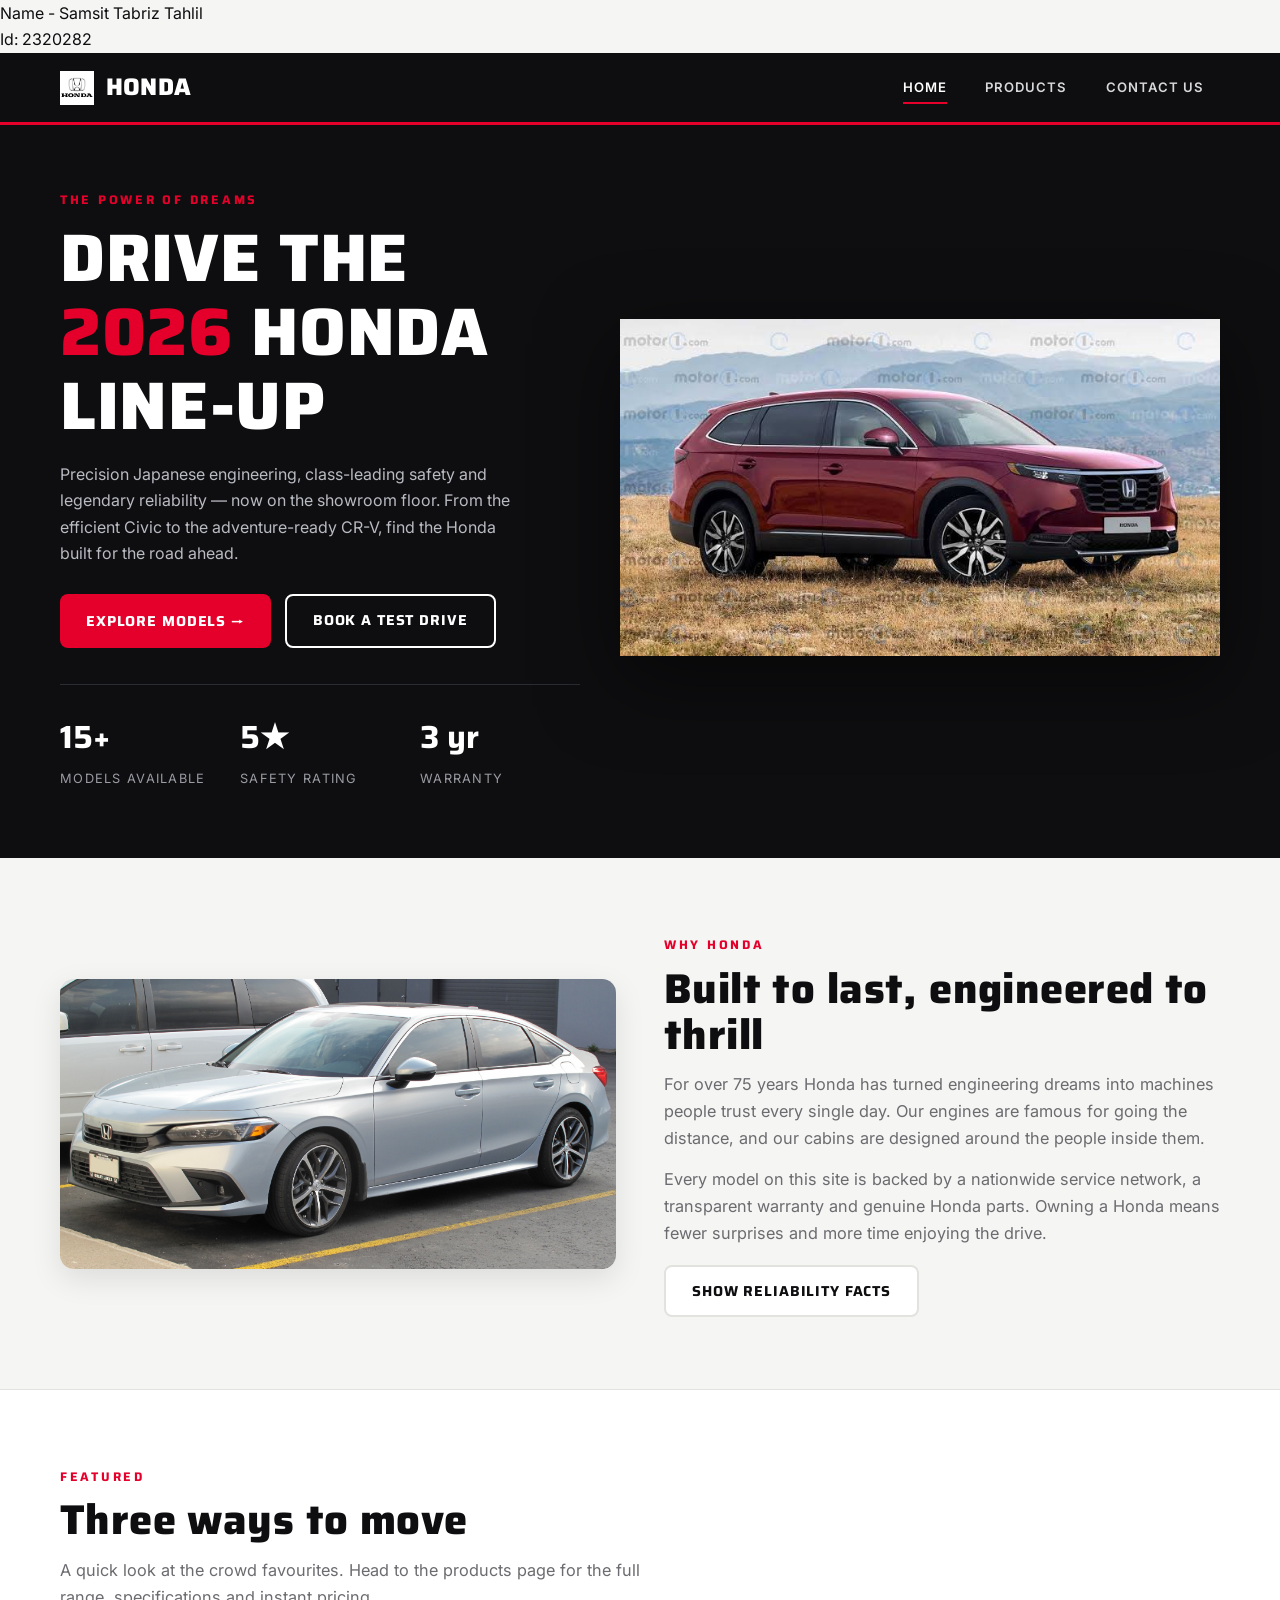
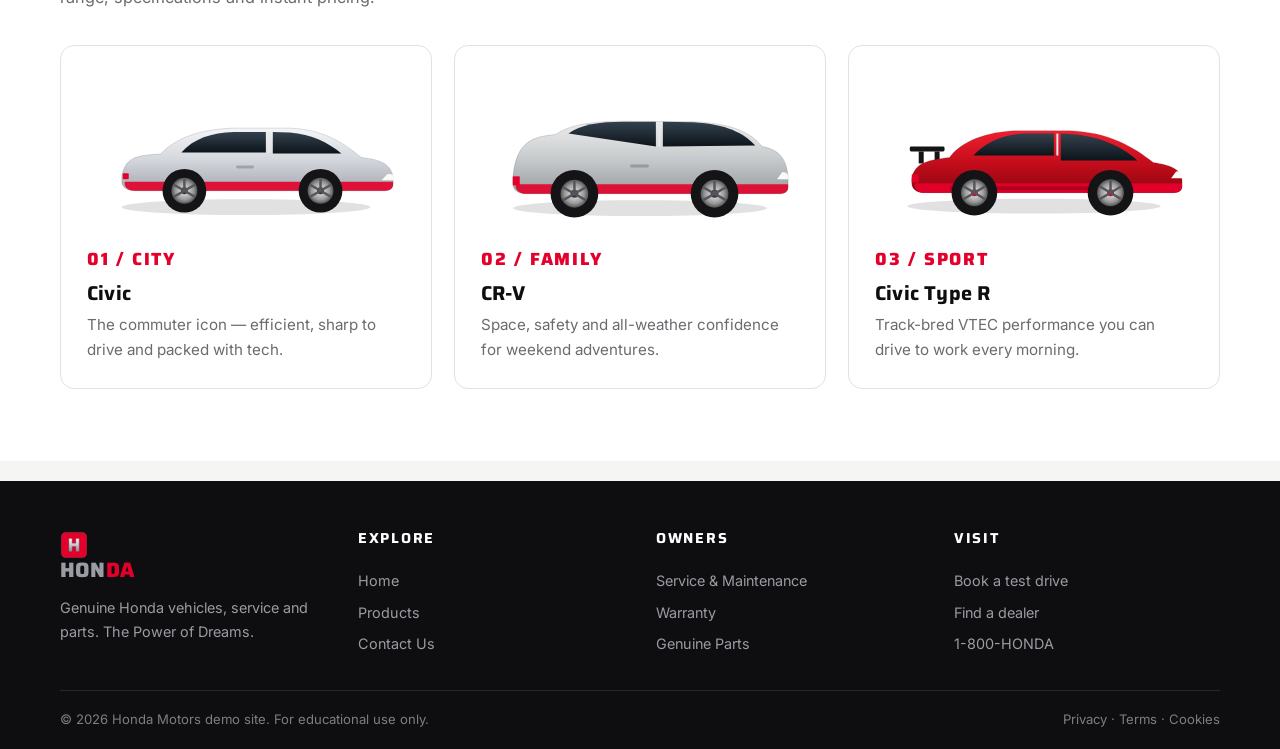
<file: index.html>
<!DOCTYPE html>
<html lang="en">
<head>
  <meta charset="UTF-8">
  <meta name="viewport" content="width=device-width, initial-scale=1.0">
  <title>Honda Motors — Home</title>
  <link rel="icon" href="[data-uri]">
  <link rel="stylesheet" href="style.css">
</head>
<body>
  Name - Samsit Tabriz Tahlil 
  <br>Id: 2320282</br>

  <!-- ===== HEADER + NAVIGATION ===== -->
  <header class="site-header">
    <div class="wrap nav">
      <a class="brand" href="index.html">
          <img src="honda.jpg"
  alt="Honda emblem">
        HONDA
      </a>
      <nav>
        <ul class="nav-links">
          <li><a class="active" href="index.html">Home</a></li>
          <li><a href="products.html">Products</a></li>
          <li><a href="contact.html">Contact Us</a></li>
        </ul>
      </nav>
    </div>
  </header>

  <!-- ===== HERO (uses display:flex) ===== -->
  <section class="hero">
    <div class="wrap hero-inner">
      <div class="hero-copy">
        <span class="eyebrow">The Power of Dreams</span>
        <h1>Drive the <em>2026</em> Honda line-up</h1>
        <p>
          Precision Japanese engineering, class-leading safety and legendary
          reliability — now on the showroom floor. From the efficient Civic to
          the adventure-ready CR-V, find the Honda built for the road ahead.
        </p>
        <div class="hero-actions">
          <!-- BUTTON 1 (onclick -> JavaScript) -->
          <button class="btn btn-primary" onclick="exploreModels()">Explore models &rarr;</button>
          <a class="btn btn-outline" style="color:#fff;border-color:#fff" href="contact.html">Book a test drive</a>
        </div>

        <!-- flexbox stat strip -->
        <div class="stats">
          <div class="stat"><b>15+</b><span>Models available</span></div>
          <div class="stat"><b>5&#9733;</b><span>Safety rating</span></div>
          <div class="stat"><b>3 yr</b><span>Warranty</span></div>
        </div>
      </div>
      <div class="hero-art">
        <img src="HondaCRV6th.jpg" alt="Honda CR-V 6th gen">
      </div>
    </div>
  </section>

  <!-- ===== WHY HONDA (flexbox feature row) ===== -->
  <section class="section" id="why">
    <div class="wrap feature">
      <div class="feature-media">
        <img src="HondaCivic.jpg" alt="Honda Civic 11th gen">
      </div>
      <div class="feature-text">
        <span class="eyebrow">Why Honda</span>
        <h2>Built to last, engineered to thrill</h2>
        <p class="lead">
          For over 75 years Honda has turned engineering dreams into machines
          people trust every single day. Our engines are famous for going the
          distance, and our cabins are designed around the people inside them.
        </p>
        <p class="lead" style="margin-top:14px">
          Every model on this site is backed by a nationwide service network, a
          transparent warranty and genuine Honda parts. Owning a Honda means
          fewer surprises and more time enjoying the drive.
        </p>

        <!-- BUTTON 2 (onclick -> JavaScript toggle) -->
        <button id="why-btn" class="btn btn-ghost" style="margin-top:18px" onclick="toggleDetails()">Show reliability facts</button>
        <div id="why-details" style="display:none;margin-top:16px;color:var(--muted)">
          <p>&#10003; Honda has ranked among the top brands for long-term dependability for years running.</p>
          <p>&#10003; Many Honda engines comfortably pass 200,000 miles with routine maintenance.</p>
          <p>&#10003; Strong resale value keeps more money in your pocket at trade-in time.</p>
        </div>
      </div>
    </div>
  </section>

  <!-- ===== LINE-UP TEASERS (flexbox cards) ===== -->
  <section class="section" id="lineup" style="background:#fff;border-top:1px solid var(--line)">
    <div class="wrap">
      <span class="eyebrow">Featured</span>
      <h2>Three ways to move</h2>
      <p class="lead" style="margin-bottom:34px">
        A quick look at the crowd favourites. Head to the products page for the
        full range, specifications and instant pricing.
      </p>
      <div class="cards">
        <article class="card">
          <img src="[data-uri]" alt="Honda Civic" style="margin-bottom:14px">
          <div class="num">01 / CITY</div>
          <h3>Civic</h3>
          <p>The commuter icon — efficient, sharp to drive and packed with tech.</p>
        </article>
        <article class="card">
          <img src="[data-uri]" alt="Honda CR-V" style="margin-bottom:14px">
          <div class="num">02 / FAMILY</div>
          <h3>CR-V</h3>
          <p>Space, safety and all-weather confidence for weekend adventures.</p>
        </article>
        <article class="card">
          <img src="[data-uri]" alt="Honda Civic Type R" style="margin-bottom:14px">
          <div class="num">03 / SPORT</div>
          <h3>Civic Type R</h3>
          <p>Track-bred VTEC performance you can drive to work every morning.</p>
        </article>
      </div>
    </div>
  </section>

  <!-- ===== FOOTER ===== -->
  <footer class="site-footer">
    <div class="wrap footer-top">
      <div class="footer-col footer-brand">
        <a class="brand" href="index.html" style="font-size:1.3rem">
          <img src="[data-uri]" alt="Honda emblem" style="width:28px;height:28px">
          HON<span>DA</span>
        </a>
        <p>Genuine Honda vehicles, service and parts. The Power of Dreams.</p>
      </div>
      <div class="footer-col">
        <h4>Explore</h4>
        <a href="index.html">Home</a>
        <a href="products.html">Products</a>
        <a href="contact.html">Contact Us</a>
      </div>
      <div class="footer-col">
        <h4>Owners</h4>
        <a href="#">Service &amp; Maintenance</a>
        <a href="#">Warranty</a>
        <a href="#">Genuine Parts</a>
      </div>
      <div class="footer-col">
        <h4>Visit</h4>
        <a href="contact.html">Book a test drive</a>
        <a href="contact.html">Find a dealer</a>
        <a href="tel:+18004466322">1-800-HONDA</a>
      </div>
    </div>
    <div class="wrap footer-bottom">
      <span>&copy; 2026 Honda Motors demo site. For educational use only.</span>
      <span>Privacy &middot; Terms &middot; Cookies</span>
    </div>
  </footer>

  <script src="script.js"></script>
</body>
</html>
</file>
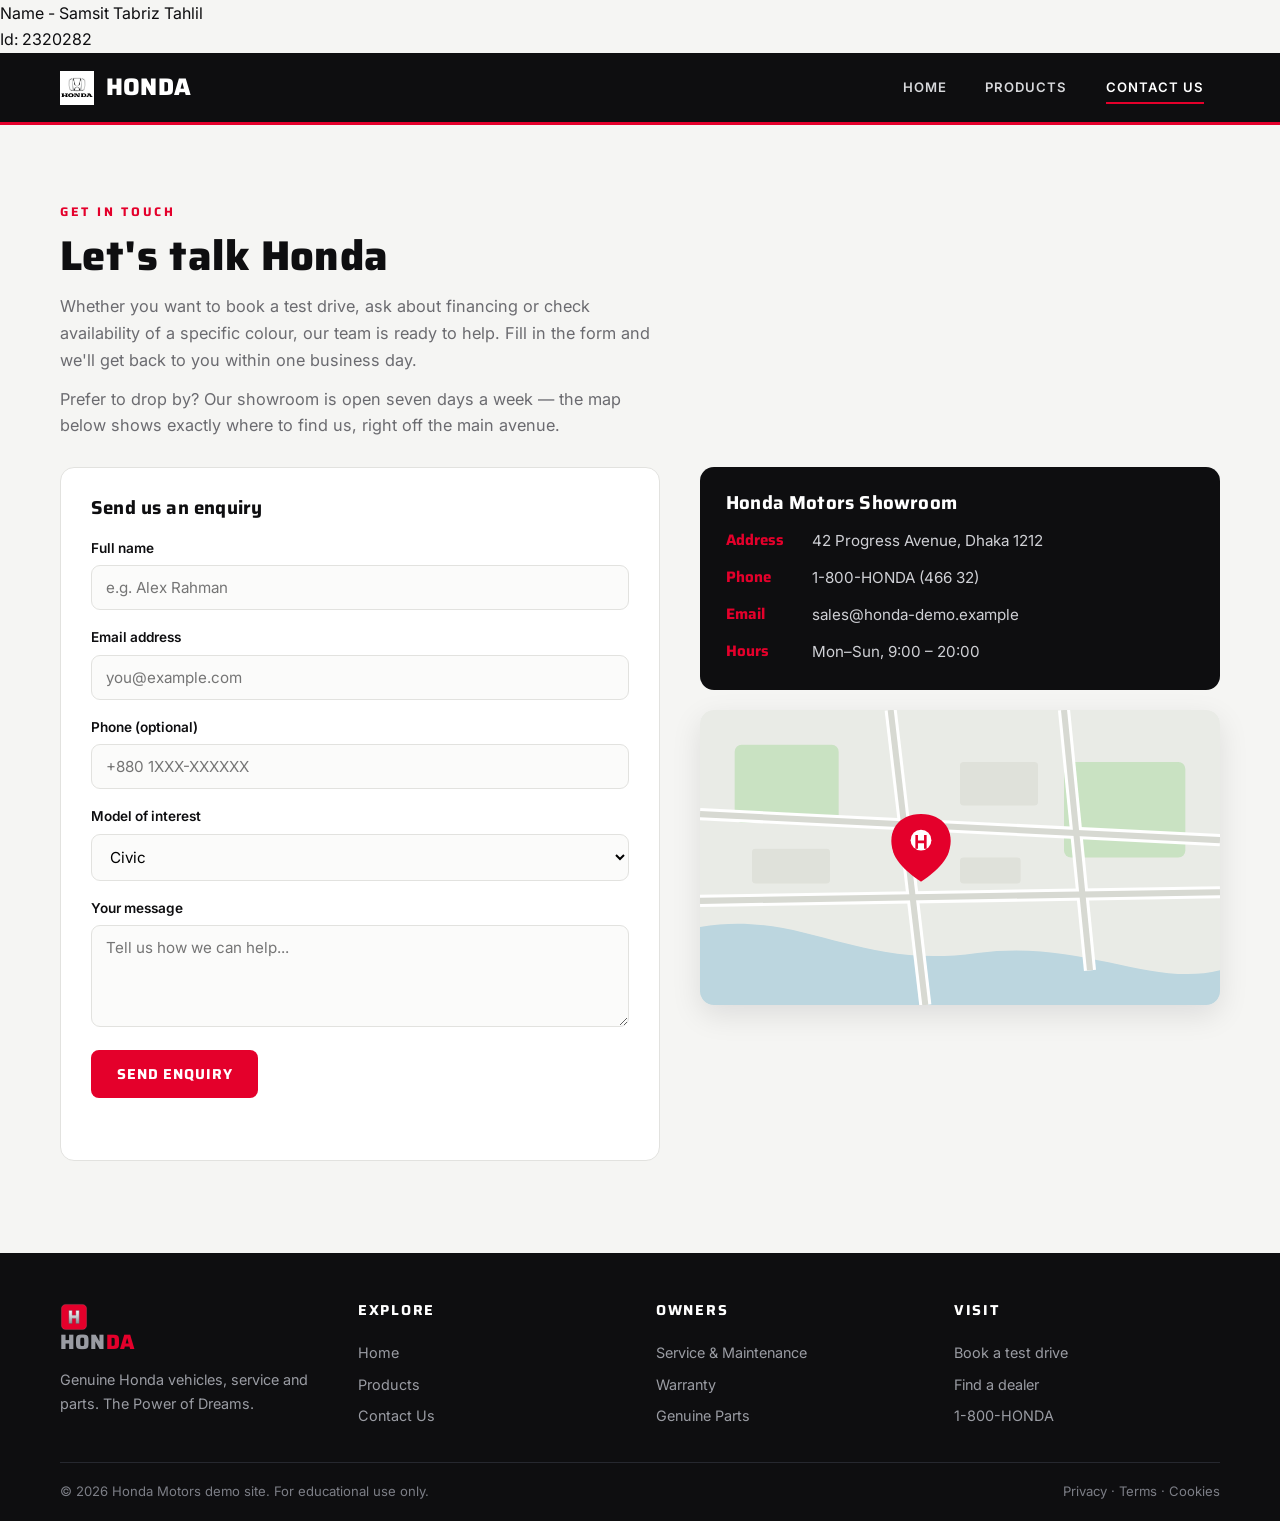
<file: contact.html>
<!DOCTYPE html>
<html lang="en">
<head>
  <meta charset="UTF-8">
  <meta name="viewport" content="width=device-width, initial-scale=1.0">
  <title>Honda Motors — Contact Us</title>
  <link rel="icon" href="[data-uri]">
  <link rel="stylesheet" href="style.css">
</head>
<body>
  Name - Samsit Tabriz Tahlil 
  <br>Id: 2320282</br>

  <!-- ===== HEADER + NAVIGATION ===== -->
  <header class="site-header">
    <div class="wrap nav">
      <a class="brand" href="index.html">
          <img src="honda.jpg"
  alt="Honda emblem">
        HONDA 
      </a>
      <nav>
        <ul class="nav-links">
          <li><a href="index.html">Home</a></li>
          <li><a href="products.html">Products</a></li>
          <li><a class="active" href="contact.html">Contact Us</a></li>
        </ul>
      </nav>
    </div>
  </header>

  <!-- ===== INTRO ===== -->
  <section class="section" style="padding-bottom:28px">
    <div class="wrap">
      <span class="eyebrow">Get in touch</span>
      <h2>Let's talk Honda</h2>
      <p class="lead">
        Whether you want to book a test drive, ask about financing or check
        availability of a specific colour, our team is ready to help. Fill in
        the form and we'll get back to you within one business day.
      </p>
      <p class="lead" style="margin-top:12px">
        Prefer to drop by? Our showroom is open seven days a week — the map
        below shows exactly where to find us, right off the main avenue.
      </p>
    </div>
  </section>

  <!-- ===== CONTACT GRID ===== -->
  <section class="section" style="padding-top:0">
    <div class="wrap contact-grid">

      <!-- form -->
      <div class="contact-form">
        <h3 style="margin-bottom:18px">Send us an enquiry</h3>

        <div class="field">
          <label for="name">Full name</label>
          <input id="name" type="text" placeholder="e.g. Alex Rahman">
        </div>
        <div class="field">
          <label for="email">Email address</label>
          <input id="email" type="email" placeholder="you@example.com">
        </div>
        <div class="field">
          <label for="phone">Phone (optional)</label>
          <input id="phone" type="tel" placeholder="+880 1XXX-XXXXXX">
        </div>
        <div class="field">
          <label for="model">Model of interest</label>
          <select id="model">
            <option>Civic</option>
            <option>Accord</option>
            <option>CR-V</option>
            <option>HR-V</option>
            <option>Pilot</option>
            <option>Civic Type R</option>
            <option>Not sure yet</option>
          </select>
        </div>
        <div class="field">
          <label for="message">Your message</label>
          <textarea id="message" rows="4" placeholder="Tell us how we can help..."></textarea>
        </div>

        <!-- BUTTON (onclick -> JavaScript validation) -->
        <button class="btn btn-primary" onclick="submitEnquiry()">Send enquiry</button>
        <p id="form-msg" class="form-msg"></p>
      </div>

      <!-- aside: info + map image -->
      <aside class="contact-aside">
        <div class="info-card">
          <h3>Honda Motors Showroom</h3>
          <ul class="info-list">
            <li><span class="k">Address</span> 42 Progress Avenue, Dhaka 1212</li>
            <li><span class="k">Phone</span> 1-800-HONDA (466 32)</li>
            <li><span class="k">Email</span> sales@honda-demo.example</li>
            <li><span class="k">Hours</span> Mon–Sun, 9:00 – 20:00</li>
          </ul>
        </div>
        <img class="map-img" src="[data-uri]" alt="Map showing the Honda dealership location">
      </aside>

    </div>
  </section>

  <!-- ===== FOOTER ===== -->
  <footer class="site-footer">
    <div class="wrap footer-top">
      <div class="footer-col footer-brand">
        <a class="brand" href="index.html" style="font-size:1.3rem">
          <img src="[data-uri]" alt="Honda emblem" style="width:28px;height:28px">
          HON<span>DA</span>
        </a>
        <p>Genuine Honda vehicles, service and parts. The Power of Dreams.</p>
      </div>
      <div class="footer-col">
        <h4>Explore</h4>
        <a href="index.html">Home</a>
        <a href="products.html">Products</a>
        <a href="contact.html">Contact Us</a>
      </div>
      <div class="footer-col">
        <h4>Owners</h4>
        <a href="#">Service &amp; Maintenance</a>
        <a href="#">Warranty</a>
        <a href="#">Genuine Parts</a>
      </div>
      <div class="footer-col">
        <h4>Visit</h4>
        <a href="contact.html">Book a test drive</a>
        <a href="contact.html">Find a dealer</a>
        <a href="tel:+18004466322">1-800-HONDA</a>
      </div>
    </div>
    <div class="wrap footer-bottom">
      <span>&copy; 2026 Honda Motors demo site. For educational use only.</span>
      <span>Privacy &middot; Terms &middot; Cookies</span>
    </div>
  </footer>

  <script src="script.js"></script>
</body>
</html>
</file>
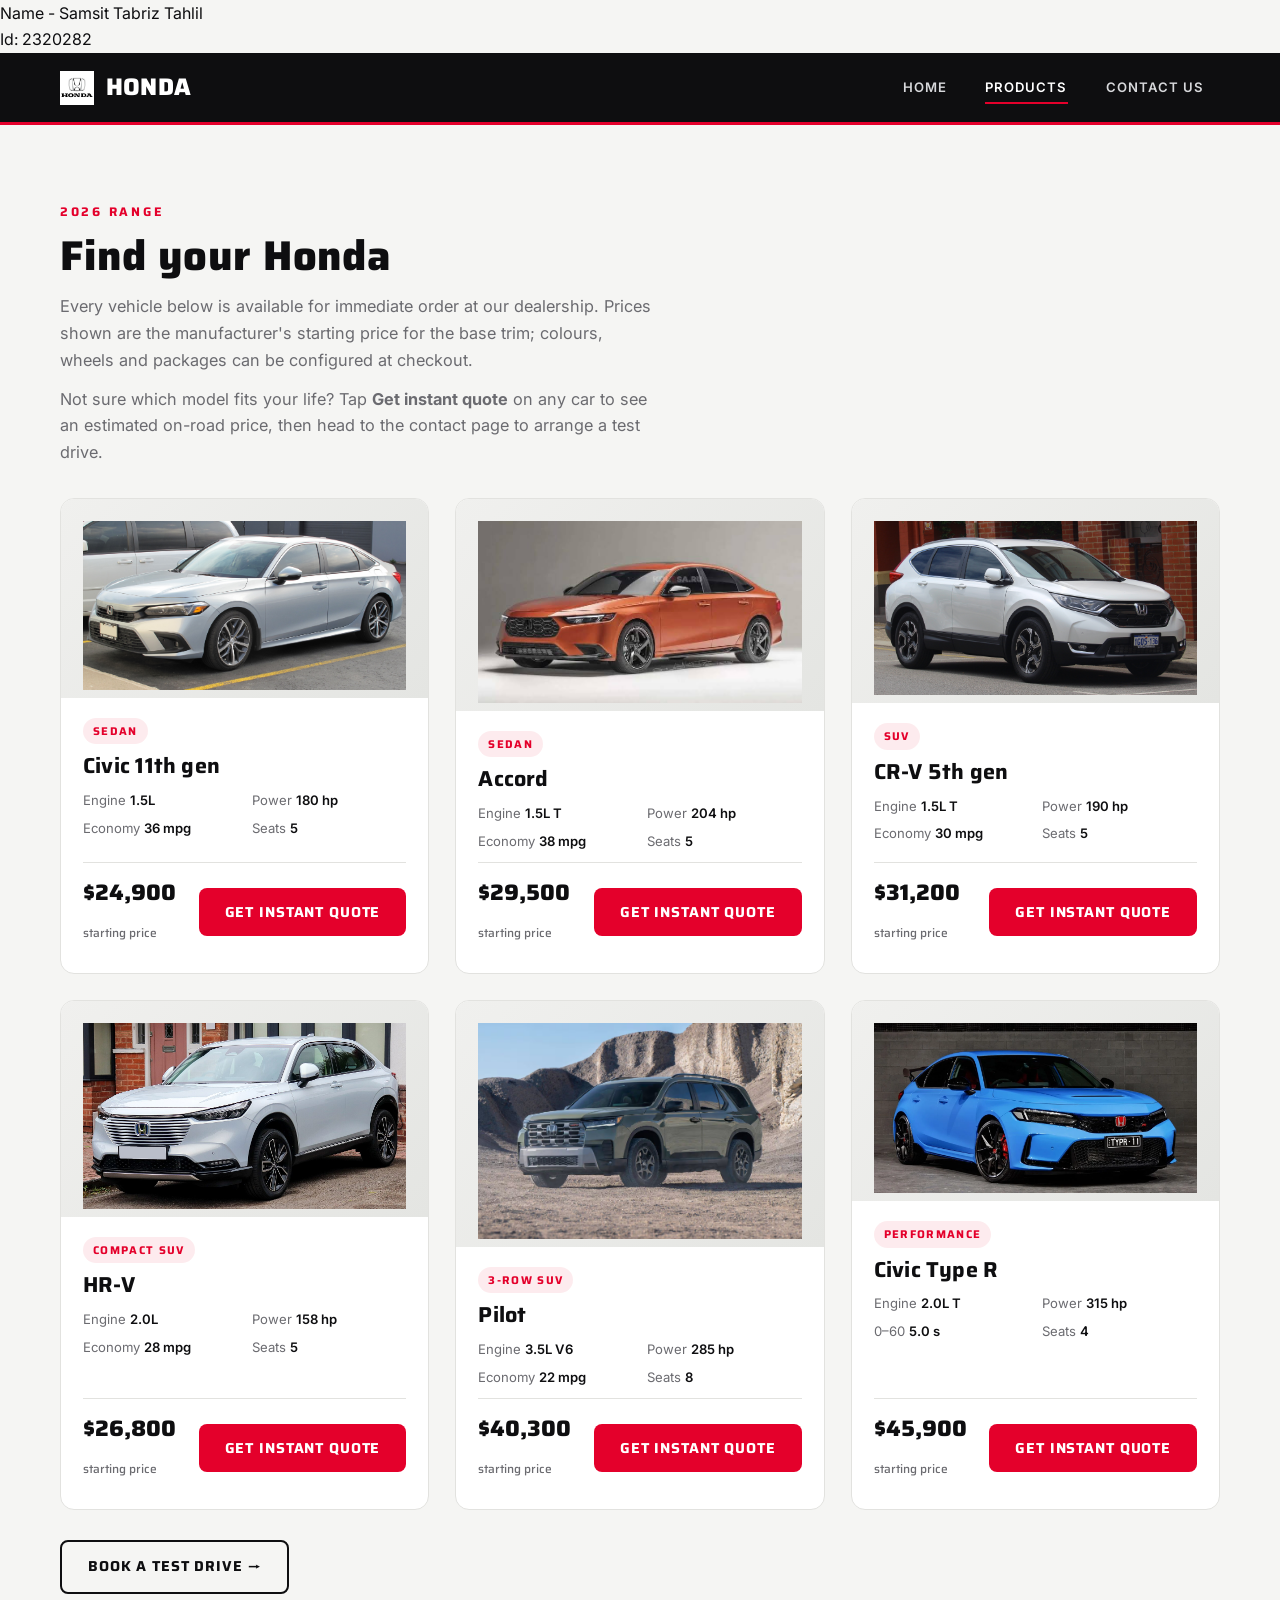
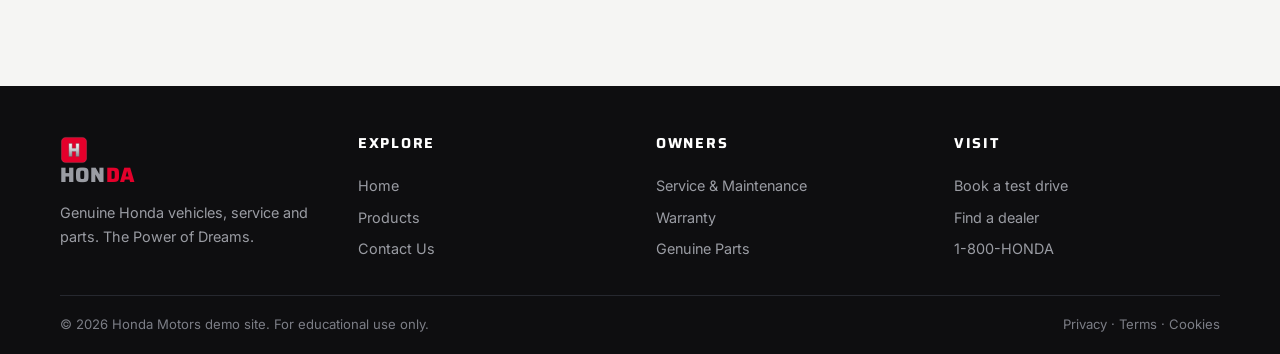
<file: products.html>
<!DOCTYPE html>
<html lang="en">
<head>
  <meta charset="UTF-8">
  <meta name="viewport" content="width=device-width, initial-scale=1.0">
  <title>Honda Motors — Products</title>
  <link rel="icon" href="[data-uri]">
  <link rel="stylesheet" href="style.css">
</head>
<body>
  Name - Samsit Tabriz Tahlil 
  <br>Id: 2320282</br>

  <!-- ===== HEADER + NAVIGATION ===== -->
  <header class="site-header">
    <div class="wrap nav">
      <a class="brand" href="index.html">
        <img src="honda.jpg"
  alt="Honda emblem">
  HONDA
      </a>
      <nav>
        <ul class="nav-links">
          <li><a href="index.html">Home</a></li>
          <li><a class="active" href="products.html">Products</a></li>
          <li><a href="contact.html">Contact Us</a></li>
        </ul>
      </nav>
    </div>
  </header>

  <!-- ===== INTRO ===== -->
  <section class="section" style="padding-bottom:32px">
    <div class="wrap">
      <span class="eyebrow">2026 Range</span>
      <h2>Find your Honda</h2>
      <p class="lead">
        Every vehicle below is available for immediate order at our dealership.
        Prices shown are the manufacturer's starting price for the base trim;
        colours, wheels and packages can be configured at checkout.
      </p>
      <p class="lead" style="margin-top:12px">
        Not sure which model fits your life? Tap <strong>Get instant quote</strong>
        on any car to see an estimated on-road price, then head to the contact
        page to arrange a test drive.
      </p>
    </div>
  </section>

  <!-- ===== PRODUCT GRID (uses display:grid) ===== -->
  <section class="section" style="padding-top:0">
    <div class="wrap">
      <div class="product-grid">

        <!-- Civic 11th gen -->
        <article class="product">
          <div class="product-photo"><img src="HondaCivic.jpg" alt="Honda Civic"></div>
          <div class="product-body">
            <span class="tag">Sedan</span>
            <h3>Civic 11th gen</h3>
            <div class="spec">
              <span>Engine <b>1.5L</b></span><span>Power <b>180 hp</b></span>
              <span>Economy <b>36 mpg</b></span><span>Seats <b>5</b></span>
            </div>
            <div class="price-row">
              <div class="price">$24,900<br><small>starting price</small></div>
              <button class="btn btn-primary" onclick="getQuote('Civic', 24900)">Get instant quote</button>
            </div>
          </div>
        </article>

        <!-- Accord -->
        <article class="product">
          <div class="product-photo"><img src="HondaAccord.jpg" alt="Honda Accord"></div>
          <div class="product-body">
            <span class="tag">Sedan</span>
            <h3>Accord</h3>
            <div class="spec">
              <span>Engine <b>1.5L T</b></span><span>Power <b>204 hp</b></span>
              <span>Economy <b>38 mpg</b></span><span>Seats <b>5</b></span>
            </div>
            <div class="price-row">
              <div class="price">$29,500<br><small>starting price</small></div>
              <button class="btn btn-primary" onclick="getQuote('Accord', 29500)">Get instant quote</button>
            </div>
          </div>
        </article>

        <!-- CR-V -->
        <article class="product">
          <div class="product-photo"><img src="HondaCRV.jpg" alt="Honda CR-V"></div>
          <div class="product-body">
            <span class="tag">SUV</span>
            <h3>CR-V 5th gen</h3>
            <div class="spec">
              <span>Engine <b>1.5L T</b></span><span>Power <b>190 hp</b></span>
              <span>Economy <b>30 mpg</b></span><span>Seats <b>5</b></span>
            </div>
            <div class="price-row">
              <div class="price">$31,200<br><small>starting price</small></div>
              <button class="btn btn-primary" onclick="getQuote('CR-V', 31200)">Get instant quote</button>
            </div>
          </div>
        </article>

        <!-- HR-V -->
        <article class="product">
          <div class="product-photo"><img src="HondaHRV.jpg" alt="Honda HR-V"></div>
          <div class="product-body">
            <span class="tag">Compact SUV</span>
            <h3>HR-V</h3>
            <div class="spec">
              <span>Engine <b>2.0L</b></span><span>Power <b>158 hp</b></span>
              <span>Economy <b>28 mpg</b></span><span>Seats <b>5</b></span>
            </div>
            <div class="price-row">
              <div class="price">$26,800<br><small>starting price</small></div>
              <button class="btn btn-primary" onclick="getQuote('HR-V', 26800)">Get instant quote</button>
            </div>
          </div>
        </article>

        <!-- Pilot -->
        <article class="product">
          <div class="product-photo"><img src="HondaPilot.avif" alt="Honda Pilot"></div>
          <div class="product-body">
            <span class="tag">3-Row SUV</span>
            <h3>Pilot</h3>
            <div class="spec">
              <span>Engine <b>3.5L V6</b></span><span>Power <b>285 hp</b></span>
              <span>Economy <b>22 mpg</b></span><span>Seats <b>8</b></span>
            </div>
            <div class="price-row">
              <div class="price">$40,300<br><small>starting price</small></div>
              <button class="btn btn-primary" onclick="getQuote('Pilot', 40300)">Get instant quote</button>
            </div>
          </div>
        </article>

        <!-- Civic Type R -->
        <article class="product">
          <div class="product-photo"><img src="HondaTypeR.webp" alt="Honda Civic Type R"></div>
          <div class="product-body">
            <span class="tag">Performance</span>
            <h3>Civic Type R</h3>
            <div class="spec">
              <span>Engine <b>2.0L T</b></span><span>Power <b>315 hp</b></span>
              <span>0–60 <b>5.0 s</b></span><span>Seats <b>4</b></span>
            </div>
            <div class="price-row">
              <div class="price">$45,900<br><small>starting price</small></div>
              <button class="btn btn-primary" onclick="getQuote('Civic Type R', 45900)">Get instant quote</button>
            </div>
          </div>
        </article>

      </div>

      <!-- quote result appears here (updated by JavaScript) -->
      <div id="quote-out" class="quote-out"></div>

      <div style="margin-top:30px">
        <a class="btn btn-outline" href="contact.html">Book a test drive &rarr;</a>
      </div>
    </div>
  </section>

  <!-- ===== FOOTER ===== -->
  <footer class="site-footer">
    <div class="wrap footer-top">
      <div class="footer-col footer-brand">
        <a class="brand" href="index.html" style="font-size:1.3rem">
          <img src="[data-uri]" alt="Honda emblem" style="width:28px;height:28px">
          HON<span>DA</span>
        </a>
        <p>Genuine Honda vehicles, service and parts. The Power of Dreams.</p>
      </div>
      <div class="footer-col">
        <h4>Explore</h4>
        <a href="index.html">Home</a>
        <a href="products.html">Products</a>
        <a href="contact.html">Contact Us</a>
      </div>
      <div class="footer-col">
        <h4>Owners</h4>
        <a href="#">Service &amp; Maintenance</a>
        <a href="#">Warranty</a>
        <a href="#">Genuine Parts</a>
      </div>
      <div class="footer-col">
        <h4>Visit</h4>
        <a href="contact.html">Book a test drive</a>
        <a href="contact.html">Find a dealer</a>
        <a href="tel:+18004466322">1-800-HONDA</a>
      </div>
    </div>
    <div class="wrap footer-bottom">
      <span>&copy; 2026 Honda Motors demo site. For educational use only.</span>
      <span>Privacy &middot; Terms &middot; Cookies</span>
    </div>
  </footer>

  <script src="script.js"></script>
</body>
</html>
</file>
<file: style.css>
/* =========================================================
   Honda Motors — Shared Stylesheet
   Automotive / engineered aesthetic
   ========================================================= */

@import url('https://fonts.googleapis.com/css2?family=Saira:wght@500;600;700;800&family=Inter:wght@400;500;600&display=swap');

:root{
  --ink:#0e0e10;          /* asphalt / near-black   */
  --ink-2:#1a1c22;        /* raised dark surface    */
  --red:#e4002b;          /* Honda racing red       */
  --red-dark:#b30022;
  --paper:#f5f5f3;        /* off-white background   */
  --panel:#ffffff;        /* card surface           */
  --line:#e2e2df;         /* hairline border        */
  --muted:#6b6b70;        /* secondary text         */
  --steel:#c9ccce;        /* metallic silver        */
  --shadow:0 10px 30px rgba(14,14,16,.10);
  --radius:14px;
}

*{box-sizing:border-box;margin:0;padding:0}

html{scroll-behavior:smooth}

body{
  font-family:'Inter',system-ui,Arial,sans-serif;
  color:var(--ink);
  background:var(--paper);
  line-height:1.65;
  -webkit-font-smoothing:antialiased;
}

h1,h2,h3,.brand{font-family:'Saira',sans-serif;letter-spacing:.01em;line-height:1.1}

img{max-width:100%;display:block}

a{color:inherit;text-decoration:none}

.wrap{width:min(1160px,92%);margin-inline:auto}

/* ---------- Header + Navigation ---------- */
.site-header{
  position:sticky;top:0;z-index:50;
  background:var(--ink);
  border-bottom:3px solid var(--red);
}
.nav{
  display:flex;align-items:center;justify-content:space-between;
  padding:14px 0;
}
.brand{
  display:flex;align-items:center;gap:12px;
  color:#fff;font-weight:800;font-size:1.5rem;text-transform:uppercase;
}
.brand img{width:34px;height:34px}
.brand span{color:var(--red)}

.nav-links{
  display:flex;align-items:center;gap:6px;list-style:none;
}
.nav-links a{
  position:relative;
  display:block;
  padding:10px 16px;
  color:#d7d8db;
  font-weight:600;
  font-size:.82rem;
  text-transform:uppercase;
  letter-spacing:.08em;
  transition:color .25s ease;
}
/* sliding underline hover effect */
.nav-links a::after{
  content:"";
  position:absolute;left:16px;right:16px;bottom:4px;
  height:2px;background:var(--red);
  transform:scaleX(0);transform-origin:left;
  transition:transform .28s ease;
}
.nav-links a:hover,
.nav-links a:focus-visible{color:#fff}
.nav-links a:hover::after,
.nav-links a:focus-visible::after{transform:scaleX(1)}
.nav-links a.active{color:#fff}
.nav-links a.active::after{transform:scaleX(1)}

/* ---------- Buttons ---------- */
.btn{
  display:inline-flex;align-items:center;gap:10px;
  font-family:'Saira',sans-serif;font-weight:700;font-size:.9rem;
  text-transform:uppercase;letter-spacing:.06em;
  padding:13px 26px;border:none;border-radius:8px;cursor:pointer;
  transition:transform .18s ease,box-shadow .18s ease,background .2s ease;
}
.btn:active{transform:translateY(1px)}
.btn-primary{background:var(--red);color:#fff}
.btn-primary:hover{background:var(--red-dark);box-shadow:0 8px 20px rgba(228,0,43,.35)}
.btn-outline{background:transparent;color:var(--ink);border:2px solid var(--ink)}
.btn-outline:hover{background:var(--ink);color:#fff}
.btn-ghost{background:#fff;color:var(--ink);border:2px solid var(--line)}
.btn-ghost:hover{border-color:var(--red);color:var(--red)}

/* ---------- Section scaffolding ---------- */
.section{padding:72px 0}
.eyebrow{
  font-family:'Saira',sans-serif;font-weight:700;font-size:.78rem;
  text-transform:uppercase;letter-spacing:.22em;color:var(--red);
  display:inline-block;margin-bottom:10px;
}
.section h2{font-size:clamp(1.8rem,4vw,2.6rem);font-weight:800;margin-bottom:14px}
.lead{color:var(--muted);max-width:60ch;font-size:1.02rem}

/* ---------- HOME: hero uses FLEXBOX ---------- */
.hero{background:var(--ink);color:#fff;overflow:hidden}
.hero-inner{
  display:flex;                 /* <-- required display:flex */
  align-items:center;
  gap:40px;
  padding:60px 0 68px;
  flex-wrap:wrap;
}
.hero-copy{flex:1 1 340px}
.hero-art{flex:1 1 420px}
.hero h1{font-size:clamp(2.4rem,6vw,4.2rem);font-weight:800;text-transform:uppercase}
.hero h1 em{color:var(--red);font-style:normal}
.hero p{color:#b9bbc2;margin:18px 0 28px;max-width:46ch}
.hero-actions{display:flex;gap:14px;flex-wrap:wrap}
.hero-art img{filter:drop-shadow(0 24px 40px rgba(0,0,0,.5))}

/* stat strip — flexbox */
.stats{
  display:flex;flex-wrap:wrap;gap:20px;
  border-top:1px solid #2a2c33;padding-top:26px;margin-top:36px;
}
.stat{flex:1 1 120px}
.stat b{font-family:'Saira',sans-serif;font-size:2rem;color:#fff;display:block}
.stat span{font-size:.8rem;color:#9a9ca3;text-transform:uppercase;letter-spacing:.1em}

/* feature row — flexbox */
.feature{
  display:flex;align-items:center;gap:48px;flex-wrap:wrap;
}
.feature .feature-media{flex:1 1 320px}
.feature .feature-text{flex:1 1 320px}
.feature img{border-radius:var(--radius);box-shadow:var(--shadow)}

.cards{display:flex;gap:22px;flex-wrap:wrap}
.card{
  flex:1 1 240px;background:var(--panel);border:1px solid var(--line);
  border-radius:var(--radius);padding:26px;transition:transform .2s ease,box-shadow .2s ease;
}
.card:hover{transform:translateY(-6px);box-shadow:var(--shadow)}
.card .num{font-family:'Saira';color:var(--red);font-weight:800;font-size:1.1rem;letter-spacing:.1em}
.card h3{margin:8px 0 8px;font-size:1.25rem}
.card p{color:var(--muted);font-size:.95rem}

/* ---------- PRODUCTS: uses CSS GRID ---------- */
.product-grid{
  display:grid;                                        /* <-- required display:grid */
  grid-template-columns:repeat(auto-fill,minmax(280px,1fr));
  gap:26px;
}
.product{
  background:var(--panel);border:1px solid var(--line);border-radius:var(--radius);
  overflow:hidden;display:flex;flex-direction:column;
  transition:transform .2s ease,box-shadow .2s ease,border-color .2s ease;
}
.product:hover{transform:translateY(-6px);box-shadow:var(--shadow);border-color:#d7d7d3}
.product-photo{background:linear-gradient(135deg,#f0f0ee,#e4e5e2);padding:22px 22px 8px}
.product-body{padding:20px 22px 24px;display:flex;flex-direction:column;gap:10px;flex:1}
.tag{
  align-self:flex-start;font-family:'Saira';font-size:.7rem;font-weight:700;
  text-transform:uppercase;letter-spacing:.12em;color:var(--red);
  background:rgba(228,0,43,.08);padding:4px 10px;border-radius:999px;
}
.product h3{font-size:1.35rem}
.spec{
  display:grid;grid-template-columns:1fr 1fr;gap:6px 14px;
  font-size:.82rem;color:var(--muted);margin-top:2px;
}
.spec b{color:var(--ink);font-weight:600}
.price-row{
  display:flex;align-items:center;justify-content:space-between;
  margin-top:auto;padding-top:12px;border-top:1px solid var(--line);
}
.price{font-family:'Saira';font-weight:800;font-size:1.4rem}
.price small{color:var(--muted);font-weight:500;font-size:.75rem}

/* quote output line under grid */
.quote-out{
  margin-top:26px;padding:18px 22px;border-radius:10px;
  background:var(--ink);color:#fff;font-family:'Saira';font-weight:600;
  display:none;
}
.quote-out.show{display:block;animation:pop .3s ease}
@keyframes pop{from{opacity:0;transform:translateY(8px)}to{opacity:1;transform:none}}

/* ---------- CONTACT ---------- */
.contact-grid{display:flex;gap:40px;flex-wrap:wrap}
.contact-form{flex:1 1 360px;background:var(--panel);border:1px solid var(--line);border-radius:var(--radius);padding:30px}
.contact-aside{flex:1 1 280px}
.field{margin-bottom:16px}
.field label{display:block;font-weight:600;font-size:.85rem;margin-bottom:6px}
.field input,.field select,.field textarea{
  width:100%;padding:12px 14px;border:1px solid var(--line);border-radius:9px;
  font-family:inherit;font-size:.95rem;background:#fbfbfa;transition:border-color .2s ease;
}
.field input:focus,.field select:focus,.field textarea:focus{outline:none;border-color:var(--red)}
.form-msg{margin-top:14px;font-weight:600;font-size:.92rem;min-height:1.2em}
.form-msg.ok{color:#137a2b}
.form-msg.err{color:var(--red)}

.info-card{
  background:var(--ink);color:#fff;border-radius:var(--radius);padding:26px;margin-bottom:20px;
}
.info-card h3{color:#fff;margin-bottom:14px}
.info-list{list-style:none;display:flex;flex-direction:column;gap:12px}
.info-list li{display:flex;gap:12px;font-size:.95rem;color:#cfd0d5}
.info-list .k{color:var(--red);font-family:'Saira';font-weight:700;min-width:74px}
.map-img{border-radius:var(--radius);box-shadow:var(--shadow)}

/* ---------- Footer ---------- */
.site-footer{background:var(--ink);color:#c7c8cd;margin-top:20px}
.footer-top{
  display:flex;flex-wrap:wrap;gap:32px;justify-content:space-between;
  padding:46px 0 30px;border-bottom:1px solid #26282f;
}
.footer-col{flex:1 1 180px}
.footer-col h4{font-family:'Saira';color:#fff;font-size:.9rem;letter-spacing:.12em;text-transform:uppercase;margin-bottom:14px}
.footer-col a{display:block;color:#9a9ca3;font-size:.9rem;padding:4px 0;transition:color .2s ease}
.footer-col a:hover{color:var(--red)}
.footer-brand p{color:#9a9ca3;font-size:.9rem;margin-top:10px;max-width:32ch}
.footer-bottom{display:flex;justify-content:space-between;flex-wrap:wrap;gap:10px;padding:18px 0;font-size:.82rem;color:#7c7e86}

/* ---------- Responsive ---------- */
@media (max-width:720px){
  .nav{flex-wrap:wrap;gap:8px}
  .nav-links{width:100%;justify-content:flex-start;flex-wrap:wrap}
  .nav-links a{padding:8px 12px}
  .section{padding:52px 0}
  .hero-inner{padding:40px 0}
}

/* Accessibility: respect reduced motion */
@media (prefers-reduced-motion:reduce){
  *{transition:none!important;animation:none!important;scroll-behavior:auto}
}
</file>
